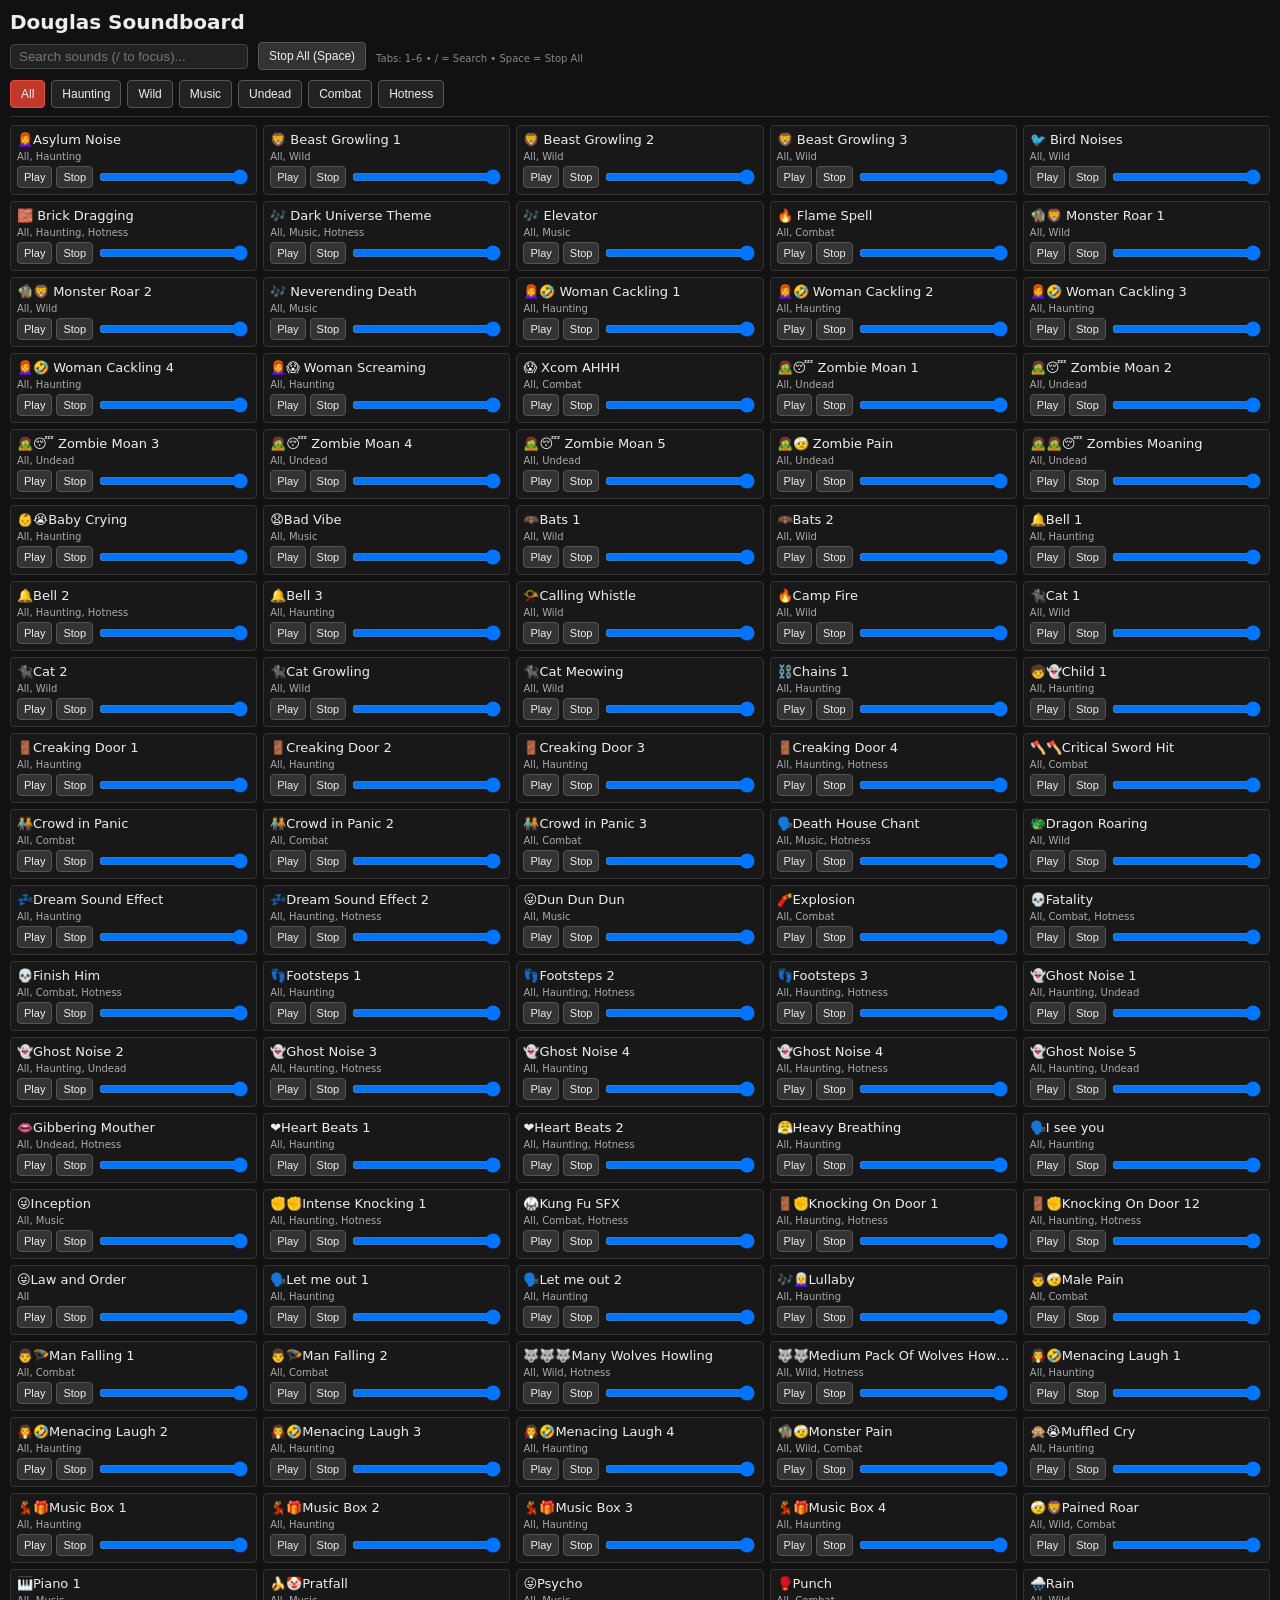
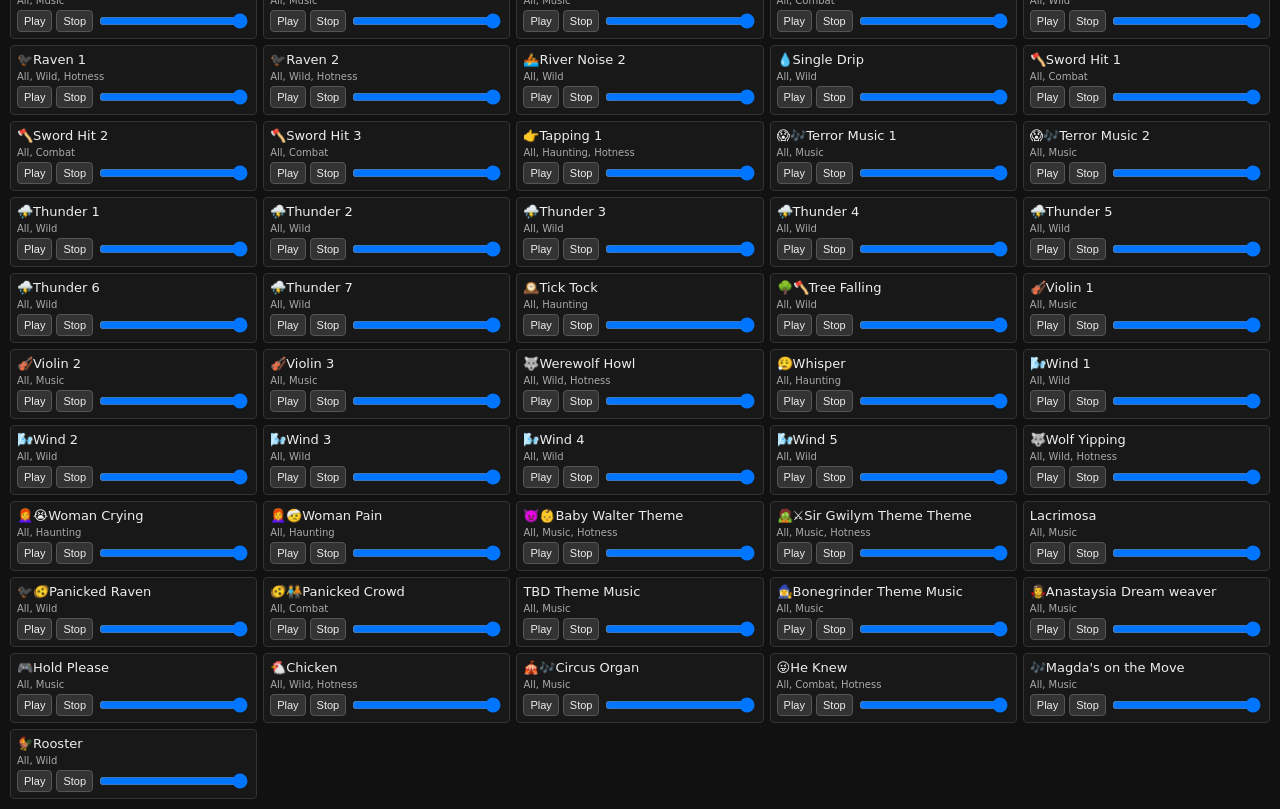
<file: index.html>
<!DOCTYPE html>
<html lang="en">
<head>
  <meta charset="UTF-8" />
  <title>Douglas Soundboard</title>
  <style>
    body {
      background: #111;
      color: #eee;
      font-family: system-ui, -apple-system, BlinkMacSystemFont, "Segoe UI", sans-serif;
      margin: 10px;
    }

    h1 {
      margin: 0 0 8px 0;
      font-size: 20px;
    }

    .top-bar {
      display: flex;
      align-items: center;
      gap: 10px;
      margin-bottom: 10px;
      flex-wrap: wrap;
    }

    .search-input {
      padding: 4px 8px;
      border-radius: 4px;
      border: 1px solid #444;
      background: #222;
      color: #eee;
      min-width: 220px;
    }

    .button {
      padding: 6px 10px;
      border-radius: 4px;
      border: 1px solid #555;
      background: #333;
      color: #eee;
      cursor: pointer;
      font-size: 12px;
    }

    .button:hover {
      background: #555;
    }

    .tabs {
      display: flex;
      gap: 6px;
      margin-bottom: 8px;
      flex-wrap: wrap;
    }

    .tab-button {
      padding: 6px 10px;
      border-radius: 4px;
      border: 1px solid #555;
      background: #222;
      color: #eee;
      cursor: pointer;
      font-size: 12px;
    }

    .tab-button.active {
      background: #c0392b;
      border-color: #e74c3c;
    }

    .tab-button:hover {
      background: #444;
    }

    .content {
      border-top: 1px solid #333;
      padding-top: 8px;
    }

    .tab-content {
      display: none;
      gap: 6px;
      grid-template-columns: repeat(auto-fill, minmax(220px, 1fr));
    }

    .tab-content.active {
      display: grid;
    }

    .sound-card {
      background: #181818;
      border: 1px solid #333;
      border-radius: 4px;
      padding: 6px;
      display: flex;
      flex-direction: column;
      gap: 4px;
    }

    .sound-title {
      font-size: 13px;
      white-space: nowrap;
      overflow: hidden;
      text-overflow: ellipsis;
    }

    .sound-groups {
      font-size: 10px;
      color: #aaa;
    }

    .sound-controls {
      display: flex;
      align-items: center;
      gap: 4px;
    }

    .sound-controls .button {
      padding: 4px 6px;
      font-size: 11px;
    }

    .volume-slider {
      flex: 1;
    }

    .hint {
      font-size: 10px;
      color: #888;
      margin-top: 4px;
    }
  </style>
</head>
<body>
  <h1>Douglas Soundboard</h1>

  <div class="top-bar">
    <input id="search" class="search-input" type="text" placeholder="Search sounds (/ to focus)..." />
    <button class="button" onclick="stopAll()">Stop All (Space)</button>
    <span class="hint">Tabs: 1–6 • / = Search • Space = Stop All</span>
  </div>

  <div id="tabs" class="tabs"></div>

  <div class="content" id="content"></div>

  <script>
    // MASTER LIST – from your table
    // Assumes files are in the same folder; prepend a path if needed, e.g. "sounds/Baby Crying.mp3"
    const sounds = [
    	{ file: "Asylum Noise-girls.mp3", title: "👩‍🦰Asylum Noise", groups: ["All", "Haunting"] },
		{ file: "beast-growling-463211.mp3", title: "🦁 Beast Growling 1", groups: ["All", "Wild"] },
		{ file: "guttural-snarl-454250.mp3", title: "🦁 Beast Growling 2", groups: ["All", "Wild"] },
		{ file: "monster-growl-410553.mp3", title: "🦁 Beast Growling 3", groups: ["All", "Wild"] },
		{ file: "New-Forest Birds.wav", title: "🐦 Bird Noises", groups: ["All", "Wild"] },
		{ file: "brick-dragged-across-floor-463198.mp3", title: "🧱 Brick Dragging", groups: ["All", "Haunting", "Hotness"] },
		{ file: "Dark Universe Theme.mp3", title: "🎶 Dark Universe Theme", groups: ["All", "Music", "Hotness"] },
		{ file: "Elevator.mp3", title: "🎶 Elevator", groups: ["All", "Music"] },
		{ file: "elemental-spell-impact-flame-448566.mp3", title: "🔥 Flame Spell", groups: ["All", "Combat"] },
		{ file: "New-Monster Roar.wav", title: "🧌🦁 Monster Roar 1", groups: ["All", "Wild"] },
		{ file: "New-Monstor Roar 2.wav", title: "🧌🦁 Monster Roar 2", groups: ["All", "Wild"] },
		{ file: "Neverending Death.mp3", title: "🎶 Neverending Death", groups: ["All", "Music"] },
		{ file: "New-female Laugh 2.mp3", title: "‍👩‍🦰🤣 Woman Cackling 1", groups: ["All", "Haunting"] },
		{ file: "New-Female Laugh.mp3", title: "‍👩‍🦰🤣 Woman Cackling 2", groups: ["All", "Haunting"] },
		{ file: "evil-girl-laughing-401720.mp3", title: "‍👩‍🦰🤣 Woman Cackling 3", groups: ["All", "Haunting"] },
		{ file: "witch-laugh-401713.mp3", title: "‍👩‍🦰🤣 Woman Cackling 4", groups: ["All", "Haunting"] },
		{ file: "Scream 1.mp3", title: "‍👩‍🦰😱 Woman Screaming", groups: ["All", "Haunting"] },
		{ file: "XCOM AHHH.wav", title: "😱 Xcom AHHH", groups: ["All", "Combat"] },
		{ file: "New Zombie.wav", title: "🧟😴 Zombie Moan 1", groups: ["All", "Undead"] },
		{ file: "New-Zombie.mp3", title: "🧟😴 Zombie Moan 2", groups: ["All", "Undead"] },
		{ file: "free-zombie-moan-sounds-54824.mp3", title: "🧟😴 Zombie Moan 3", groups: ["All", "Undead"] },
		{ file: "vampire-67336.mp3", title: "🧟😴 Zombie Moan 4", groups: ["All", "Undead"] },
		{ file: "zombie-sfx-450450.mp3", title: "🧟😴 Zombie Moan 5", groups: ["All", "Undead"] },
		{ file: "New Zombie Pain.wav", title: "🧟🤕 Zombie Pain", groups: ["All", "Undead"] },
		{ file: "zombiesmoaningnofx-33905.mp3", title: "🧟🧟😴 Zombies Moaning", groups: ["All", "Undead"] },
		{ file: "Baby Crying.mp3", title: "👶😭Baby Crying", groups: ["All", "Haunting"] },
		{ file: "New-Bad Vibe.mp3", title: "😧Bad Vibe", groups: ["All", "Music"] },
		{ file: "Bats 1.mp3", title: "🦇Bats 1", groups: ["All", "Wild"] },
		{ file: "Bats 2.mp3", title: "🦇Bats 2", groups: ["All", "Wild"] },
		{ file: "Bell 1.mp3", title: "🔔Bell 1", groups: ["All", "Haunting"] },
		{ file: "New-Bell.mp3", title: "🔔Bell 2", groups: ["All", "Haunting", "Hotness"] },
		{ file: "New-Church Bell.wav", title: "🔔Bell 3", groups: ["All", "Haunting"] },
    	{ file: "Calling Whistle.mp3", title: "📯Calling Whistle", groups: ["All", "Wild"] },
		{ file: "New-Campfire.mp3", title: "🔥Camp Fire", groups: ["All", "Wild"] },
		{ file: "Cat 1.mp3", title: "🐈‍⬛Cat 1", groups: ["All", "Wild"] },
		{ file: "meow-sfx-405456.mp3", title: "🐈‍⬛Cat 2", groups: ["All", "Wild"] },
		{ file: "New-Cast Growling.mp3", title: "🐈‍⬛Cat Growling", groups: ["All", "Wild"] },
		{ file: "New-Cat Meow.mp3", title: "🐈‍⬛Cat Meowing", groups: ["All", "Wild"] },
		{ file: "Chains 1.mp3", title: "⛓️Chains 1", groups: ["All", "Haunting"] },
		{ file: "Child 1.mp3", title: "🧒👻Child 1", groups: ["All", "Haunting"] },
		{ file: "Creaking Door Spooky 1.mp3", title: "🚪Creaking Door  1", groups: ["All", "Haunting"] },
		{ file: "Creaking Door Spooky 2.mp3", title: "🚪Creaking Door 2", groups: ["All", "Haunting"] },
		{ file: "Creaking Door Spooky 3.mp3", title: "🚪Creaking Door 3", groups: ["All", "Haunting"] },
		{ file: "Old Door Creaking.mp3", title: "🚪Creaking Door 4", groups: ["All", "Haunting", "Hotness"] },
		{ file: "New-Sword Critical Hit.wav", title: "🪓🪓Critical Sword Hit", groups: ["All", "Combat"] },
    	{ file: "Crowd-in-panic.mp3", title: "🧑‍🤝‍🧑Crowd in Panic", groups: ["All", "Combat"] },
    	{ file: "crowd-panic-fear.mp3", title: "🧑‍🤝‍🧑Crowd in Panic 2", groups: ["All", "Combat"] },
    	{ file: "crowd panic.mp3", title: "🧑‍🤝‍🧑Crowd in Panic 3", groups: ["All", "Combat"] },
    	{ file: "He is ancient He is the land.mp3", title: "🗣️Death House Chant", groups: ["All", "Music", "Hotness"] },
		{ file: "Dragon Roaring.mp3", title: "🐲Dragon Roaring", groups: ["All", "Wild"] },
    	{ file: "dream-sound-effect.mp3", title: "💤Dream Sound Effect", groups: ["All", "Haunting"] },
    	{ file: "dream-sound-effect-downscaled.mp3", title: "💤Dream Sound Effect 2", groups: ["All", "Haunting", "Hotness"] },
		{ file: "Dun Dun Dun.mp3", title: "😜Dun Dun Dun", groups: ["All", "Music"] },
		{ file: "New-Explosion.wav", title: "🧨Explosion", groups: ["All", "Combat"] },
    	{ file: "Fatality.mp3", title: "💀Fatality", groups: ["All", "Combat", "Hotness"] },
    	{ file: "mortal_kombat_2_finish_him.mp3", title: "💀Finish Him", groups: ["All", "Combat", "Hotness"] },
		{ file: "Footsteps.mp3", title: "👣Footsteps 1", groups: ["All", "Haunting"] },
		{ file: "New Foot steps.mp3", title: "👣Footsteps 2", groups: ["All", "Haunting", "Hotness"] },
		{ file: "New Foot steps 2.mp3", title: "👣Footsteps 3", groups: ["All", "Haunting", "Hotness"] },
		{ file: "Ghost Noise 1.mp3", title: "👻Ghost Noise 1", groups: ["All", "Haunting", "Undead"] },
		{ file: "Ghost Noise 2.mp3", title: "👻Ghost Noise 2", groups: ["All", "Haunting", "Undead"] },
		{ file: "New-Ghost.mp3", title: "👻Ghost Noise 3", groups: ["All", "Haunting", "Hotness"] },
		{ file: "New_Ghost 2.mp3", title: "👻Ghost Noise 4", groups: ["All", "Haunting"] },
		{ file: "New_Ghost 2.mp3", title: "👻Ghost Noise 4", groups: ["All", "Haunting", "Hotness"] },
		{ file: "ghostly-moaning-256453.mp3", title: "👻Ghost Noise 5", groups: ["All", "Haunting", "Undead"] },
		{ file: "gibbering-mouther-shriek-98620.mp3", title: "👄Gibbering Mouther", groups: ["All", "Undead", "Hotness"] },
		{ file: "Heart Beats.mp3", title: "❤️Heart Beats 1", groups: ["All", "Haunting"] },
		{ file: "New-Heartbeat.mp3", title: "❤️Heart Beats 2", groups: ["All", "Haunting", "Hotness"] },
		{ file: "New-Breathing.mp3", title: "😤Heavy Breathing", groups: ["All", "Haunting"] },
		{ file: "i-see-you-creepy-ghost-whisper-401711.mp3", title: "🗣️I see you", groups: ["All", "Haunting"] },
		{ file: "Inception.mp3", title: "😜Inception", groups: ["All", "Music"] },
		{ file: "Intense Knocking 1.mp3", title: "✊✊Intense Knocking 1", groups: ["All", "Haunting", "Hotness"] },
    	{ file: "kungfu4.mp3", title: "🥋Kung Fu SFX", groups: ["All", "Combat", "Hotness"] },
		{ file: "Knocking On Door 1.mp3", title: "🚪✊Knocking On Door 1", groups: ["All", "Haunting", "Hotness"] },
		{ file: "Knocking On Door 2.mp3", title: "🚪✊Knocking On Door 12", groups: ["All", "Haunting", "Hotness"] },
		{ file: "Law and Order.mp3", title: "😜Law and Order", groups: ["All"] },
		{ file: "let-me-out-1-85865.mp3", title: "🗣️Let me out 1", groups: ["All", "Haunting"] },
		{ file: "let-me-out.mp3", title: "🗣️Let me out 2", groups: ["All", "Haunting"] },
		{ file: "strange-lullaby-28691.mp3", title: "🎶👩‍🦳Lullaby", groups: ["All", "Haunting"] },
		{ file: "New-Male Pain.wav", title: "👨🤕Male Pain", groups: ["All", "Combat"] },
		{ file: "New-Man Falling 2.mp3", title: "👨🪂Man Falling 1", groups: ["All", "Combat"] },
		{ file: "New-Man Falling.mp3", title: "👨🪂Man Falling 2", groups: ["All", "Combat"] },
		{ file: "Many Wolves Howling.mp3", title: "🐺🐺🐺Many Wolves Howling", groups: ["All", "Wild", "Hotness"] },
		{ file: "Medium Pack Of Wolves Howling.mp3", title: "🐺🐺Medium Pack Of Wolves Howling", groups: ["All", "Wild", "Hotness"] },
		{ file: "New-Laugh 2.mp3", title: "🧛🤣Menacing Laugh 1", groups: ["All", "Haunting"] },
		{ file: "New-Laugh.mp3", title: "🧛🤣Menacing Laugh 2", groups: ["All", "Haunting"] },
		{ file: "sinister-laugh-431478.mp3", title: "🧛🤣Menacing Laugh 3", groups: ["All", "Haunting"] },
		{ file: "wicked-evil-laugh-431489.mp3", title: "🧛🤣Menacing Laugh 4", groups: ["All", "Haunting"] },
		{ file: "New-Creature Pain.wav", title: "🧌🤕Monster Pain", groups: ["All", "Wild", "Combat"] },
		{ file: "New-Muffled Cry.mp3", title: "🙊😭Muffled Cry", groups: ["All", "Haunting"] },
		{ file: "New-Music Box 2.mp3", title: "💃🎁Music Box 1", groups: ["All", "Haunting"] },
		{ file: "New-Music Box 3.mp3", title: "💃🎁Music Box 2", groups: ["All", "Haunting"] },
		{ file: "New-Music Box.mp3", title: "💃🎁Music Box 3", groups: ["All", "Haunting"] },
		{ file: "scary-music-box-untuned-427401.mp3", title: "💃🎁Music Box 4", groups: ["All", "Haunting"] },
		{ file: "New-Pained Roar.wav", title: "🤕🦁Pained Roar", groups: ["All", "Wild", "Combat"] },
		{ file: "Piano 1.mp3", title: "🎹Piano 1", groups: ["All", "Music"] },
		{ file: "New-Pratfall.wav", title: "🍌🤡Pratfall", groups: ["All", "Music"] },
		{ file: "Psycho.mp3", title: "😜Psycho", groups: ["All", "Music"] },
		{ file: "New-Punch.wav", title: "🥊Punch", groups: ["All", "Combat"] },
		{ file: "New-Rain.wav", title: "🌧️Rain", groups: ["All", "Wild"] },
		{ file: "Raven 1.mp3", title: "🐦‍⬛Raven 1", groups: ["All", "Wild", "Hotness"] },
		{ file: "Raven 2.mp3", title: "🐦‍⬛Raven 2", groups: ["All", "Wild", "Hotness"] },
		{ file: "New-River.wav", title: "🚣River Noise 2", groups: ["All", "Wild"] },
		{ file: "New-Wet Plop.wav", title: "💧Single Drip", groups: ["All", "Wild"] },
		{ file: "New-Sword Hit 2.mp3", title: "🪓Sword Hit 1", groups: ["All", "Combat"] },
		{ file: "New-Sword Hit.wav", title: "🪓Sword Hit 2", groups: ["All", "Combat"] },
		{ file: "New-Flesh.mp3", title: "🪓Sword Hit 3", groups: ["All", "Combat"] },
		{ file: "Tapping 1.mp3", title: "👉Tapping 1", groups: ["All", "Haunting", "Hotness"] },
		{ file: "New-Terror.wav", title: "😱🎶Terror Music 1", groups: ["All", "Music"] },
		{ file: "New-Transition 2.wav", title: "😱🎶Terror Music 2", groups: ["All", "Music"] },
		{ file: "Thunder 1.mp3", title: "⛈️Thunder 1", groups: ["All", "Wild"] },
		{ file: "Thunder 2.mp3", title: "⛈️Thunder 2", groups: ["All", "Wild"] },
		{ file: "Thunder 3.mp3", title: "⛈️Thunder 3", groups: ["All", "Wild"] },
		{ file: "Thunder 4.mp3", title: "⛈️Thunder 4", groups: ["All", "Wild"] },
		{ file: "Thunder 5.mp3", title: "⛈️Thunder 5", groups: ["All", "Wild"] },
		{ file: "Thunder 6.mp3", title: "⛈️Thunder 6", groups: ["All", "Wild"] },
		{ file: "dry-thunder-rumble-459101.mp3", title: "⛈️Thunder 7", groups: ["All", "Wild"] },
		{ file: "New-Tick Tock.wav", title: "🕰️Tick Tock", groups: ["All", "Haunting"] },
		{ file: "New-Tree Falling.mp3", title: "🌳🪓Tree Falling", groups: ["All", "Wild"] },
		{ file: "Violin 1.mp3", title: "🎻Violin 1", groups: ["All", "Music"] },
		{ file: "Violin 2.mp3", title: "🎻Violin 2", groups: ["All", "Music"] },
		{ file: "Violin 3.mp3", title: "🎻Violin 3", groups: ["All", "Music"] },
		{ file: "Werewolf Howl.mp3", title: "🐺Werewolf Howl", groups: ["All", "Wild", "Hotness"] },
		{ file: "New-Whisper.mp3", title: "😮‍💨Whisper", groups: ["All", "Haunting"] },
		{ file: "Wind 1.mp3", title: "🌬️Wind 1", groups: ["All", "Wild"] },
		{ file: "New-Wind.mp3", title: "🌬️Wind 2", groups: ["All", "Wild"] },
		{ file: "cemetery-wind-467488.mp3", title: "🌬️Wind 3", groups: ["All", "Wild"] },
		{ file: "spooky-wind-429221.mp3", title: "🌬️Wind 4", groups: ["All", "Wild"] },
		{ file: "winter-landscape-447500.mp3", title: "🌬️Wind 5", groups: ["All", "Wild"] },
		{ file: "Wolf Yipping.mp3", title: "🐺Wolf Yipping", groups: ["All", "Wild", "Hotness"] },
		{ file: "Crying.mp3", title: "👩‍🦰😭Woman Crying", groups: ["All", "Haunting"] },
		{ file: "New-Female Pain.wav", title: "👩‍🦰🤕Woman Pain", groups: ["All", "Haunting"] },
    	{ file: "Baby Walter.mp3", title: "👿👶Baby Walter Theme", groups:["All","Music","Hotness"]},
    	{ file: "GUARDIANS AT THE GATE.mp3", title: "🧟⚔️Sir Gwilym Theme Theme", groups:["All","Music","Hotness"]},
    	{ file: "Lacrimosa.mp3", title: "Lacrimosa", groups:["All","Music"]},
    	{ file: "mish7913-hooded-crow-panic-cawing-217458.mp3", title: "🐦‍⬛🫨Panicked Raven", groups:["All","Wild"]},
    	{ file: "time-traveling-city-crowd-panic-scream-1-390796.mp3", title: "🫨🧑‍🤝‍🧑Panicked Crowd", groups:["All","Combat"]},
    	{ file: "Two Steps from Hell.mp3", title: "TBD Theme Music", groups:["All","Music"]},
		{ file: "Bongrinder.mp3", title: "🧙‍♀️Bonegrinder Theme Music", groups:["All","Music"]},
		{ file: "Dreamweaver.mp3", title: "🧛‍♀️Anastaysia Dream weaver", groups:["All","Music"]},
		{ file: "WII MII Hold Music.mp3", title: "🎮Hold Please", groups:["All","Music"]},
		{ file: "Chicken.mp3", title: "🐔Chicken", groups: ["All", "Wild", "Hotness"] },
		{ file: "Circus Organ.mp3", title: "🎪🎶Circus Organ", groups: ["All", "Music"] },
		{ file: "It-was-at-this-moment-that-he-knew-he-f_cked-up.mp3", title: "😜He Knew", groups: ["All", "Combat", "Hotness"] },
		{ file: "Magda's on the move.mp3", title: "🎶Magda's on the Move", groups: ["All", "Music"] },
		{ file: "Rooster.mp3", title: "🐓Rooster", groups: ["All", "Wild"] }
    ];

    const GROUP_ORDER = ["All", "Haunting", "Wild", "Music", "Undead", "Combat", "Hotness"];

    const audioState = new Map(); // key: index, value: { audio, volume }

    function getOrCreateAudio(index) {
      let state = audioState.get(index);
      if (!state) {
        const audio = new Audio(sounds[index].file);
        audio.volume = 1;
        state = { audio, volume: 1 };
        audioState.set(index, state);
      }
      return state;
    }

    function playSound(index) {
      const state = getOrCreateAudio(index);
      state.audio.currentTime = 0;
      state.audio.play();
    }

    function stopSound(index) {
      const state = audioState.get(index);
      if (state) {
        state.audio.pause();
        state.audio.currentTime = 0;
      }
    }

    function setVolume(index, value) {
      const state = getOrCreateAudio(index);
      state.volume = value;
      state.audio.volume = value;
    }

    function stopAll() {
      audioState.forEach(state => {
        state.audio.pause();
        state.audio.currentTime = 0;
      });
    }

    function buildUI() {
      const tabsDiv = document.getElementById("tabs");
      const contentDiv = document.getElementById("content");

      // Determine which groups actually exist
      const groupsPresent = new Set();
      sounds.forEach(s => s.groups.forEach(g => groupsPresent.add(g)));

      const groups = GROUP_ORDER.filter(g => groupsPresent.has(g));

      // Build tabs
      tabsDiv.innerHTML = groups.map((g, i) =>
        `<button class="tab-button" data-group="${g}" onclick="showTab('${g}')" data-index="${i}">${g}</button>`
      ).join("");

      // Build content per group
      contentDiv.innerHTML = groups.map(g => {
        const groupSounds = sounds
          .map((s, idx) => ({ ...s, idx }))
          .filter(s => s.groups.includes(g));

        const cards = groupSounds.map(s => `
          <div class="sound-card" data-sound-index="${s.idx}">
            <div class="sound-title" title="${s.title}">${s.title}</div>
            <div class="sound-groups">${s.groups.join(", ")}</div>
            <div class="sound-controls">
              <button class="button" onclick="playSound(${s.idx})">Play</button>
              <button class="button" onclick="stopSound(${s.idx})">Stop</button>
              <input class="volume-slider" type="range" min="0" max="1" step="0.01"
                     value="1" oninput="setVolume(${s.idx}, parseFloat(this.value))" />
            </div>
          </div>
        `).join("");

        return `<div class="tab-content" id="tab-${g}">${cards}</div>`;
      }).join("");

      if (groups.length > 0) {
        showTab(groups[0]);
      }
    }

    function showTab(group) {
      const allTabs = document.querySelectorAll(".tab-button");
      const allContents = document.querySelectorAll(".tab-content");

      allTabs.forEach(btn => {
        btn.classList.toggle("active", btn.getAttribute("data-group") === group);
      });

      allContents.forEach(div => {
        div.classList.toggle("active", div.id === `tab-${group}`);
      });

      currentTab = group;
    }

    let currentTab = null;

    function applySearch() {
      const query = document.getElementById("search").value.trim().toLowerCase();

      const allCards = document.querySelectorAll(".sound-card");
      if (!query) {
        // Show all cards in the active tab
        allCards.forEach(card => {
          card.style.display = "";
        });
        return;
      }

      allCards.forEach(card => {
        const idx = parseInt(card.getAttribute("data-sound-index"), 10);
        const s = sounds[idx];
        const haystack = (s.title + " " + s.file + " " + s.groups.join(" ")).toLowerCase();
        card.style.display = haystack.includes(query) ? "" : "none";
      });
    }

    // Keyboard shortcuts
    document.addEventListener("keydown", (e) => {
      const activeElement = document.activeElement;
      const isTyping = activeElement && (activeElement.tagName === "INPUT" || activeElement.tagName === "TEXTAREA");

      if (e.key === "/" && !isTyping) {
        e.preventDefault();
        document.getElementById("search").focus();
        document.getElementById("search").select();
        return;
      }

      if (e.code === "Space" && !isTyping) {
        e.preventDefault();
        stopAll();
        return;
      }

      // 1–6 for tabs
      if (!isTyping && e.key >= "1" && e.key <= "6") {
        const index = parseInt(e.key, 10) - 1;
        const tabs = document.querySelectorAll(".tab-button");
        if (tabs[index]) {
          const group = tabs[index].getAttribute("data-group");
          showTab(group);
        }
      }
    });

    document.getElementById("search").addEventListener("input", applySearch);

    window.onload = buildUI;
  </script>
</body>
</html>
</file>
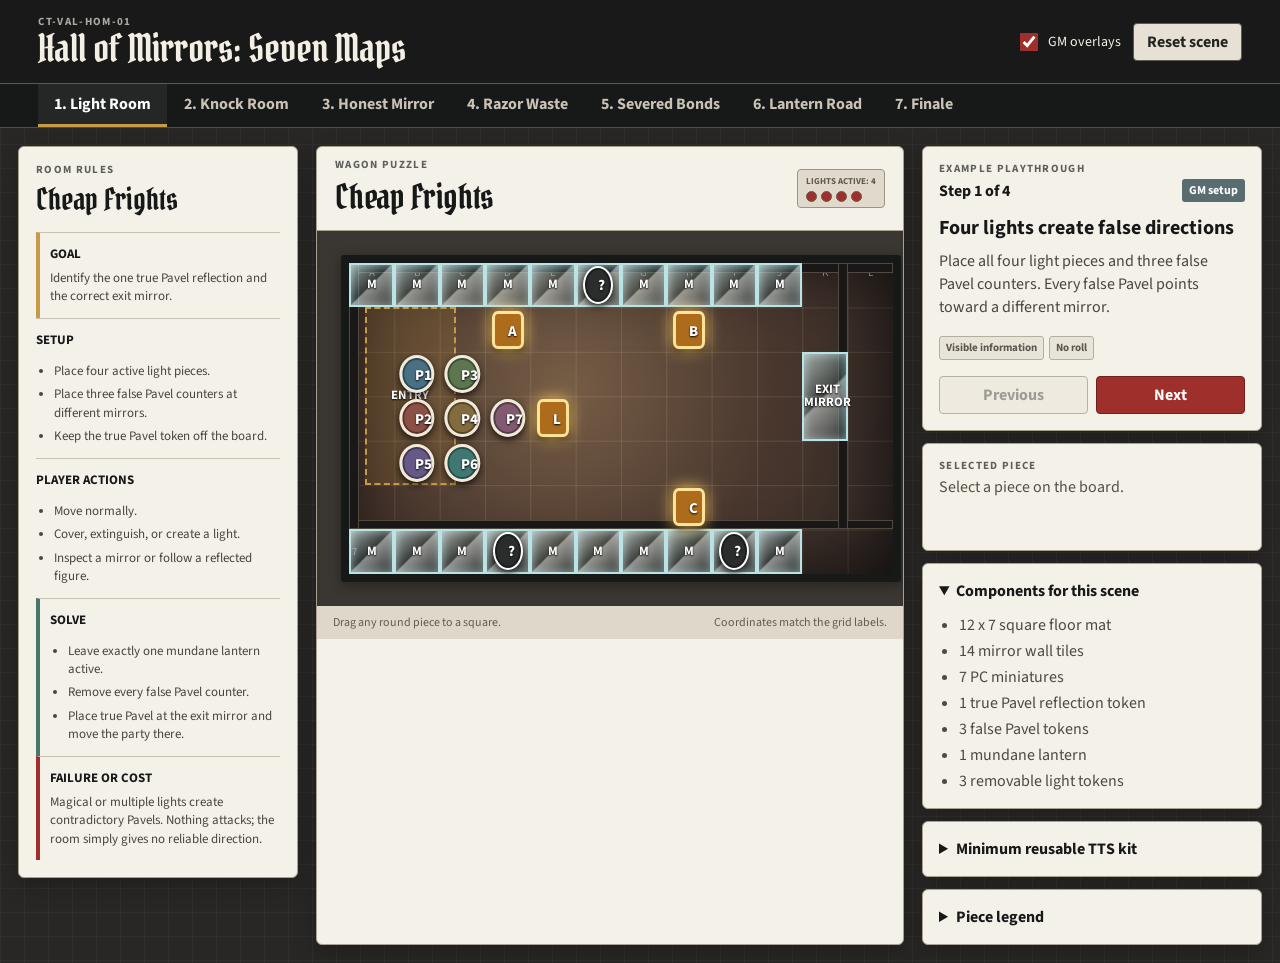
<file: hall-of-mirrors-six-maps/index.html>
<!doctype html>
<html lang="en">
<head>
  <meta charset="utf-8">
  <meta name="viewport" content="width=device-width, initial-scale=1">
  <title>Hall of Mirrors: Seven Map Layouts</title>
  <link rel="stylesheet" href="styles.css">
</head>
<body>
  <header class="topbar">
    <div>
      <p class="eyebrow">CT-VAL-HOM-01</p>
      <h1>Hall of Mirrors: Seven Maps</h1>
    </div>
    <div class="top-actions">
      <label class="switch"><input id="gmOverlay" type="checkbox" checked><span>GM overlays</span></label>
      <button id="resetScene" type="button">Reset scene</button>
    </div>
  </header>

  <nav id="sceneTabs" class="scene-tabs" aria-label="Puzzle scenes"></nav>

  <main class="workspace">
    <aside class="rules-panel" aria-label="Rules for current room">
      <p class="eyebrow">Room rules</p>
      <h2 id="rulesTitle">Rules</h2>
      <section class="rule-block goal-block">
        <h3>Goal</h3>
        <p id="ruleGoal"></p>
      </section>
      <section class="rule-block">
        <h3>Setup</h3>
        <ul id="ruleSetup"></ul>
      </section>
      <section class="rule-block">
        <h3>Player actions</h3>
        <ul id="ruleActions"></ul>
      </section>
      <section class="rule-block solve-block">
        <h3>Solve</h3>
        <ul id="ruleSolve"></ul>
      </section>
      <section class="rule-block cost-block">
        <h3>Failure or cost</h3>
        <p id="ruleFailure"></p>
      </section>
    </aside>

    <section class="table-panel" aria-label="Tabletop board">
      <div class="board-header">
        <div>
          <p id="sceneKind" class="eyebrow"></p>
          <h2 id="sceneTitle"></h2>
        </div>
        <div id="sceneCounters" class="counter-rack"></div>
      </div>
      <div id="boardFrame" class="board-frame">
        <div id="board" class="board" aria-label="Square grid board"></div>
      </div>
      <div class="board-footer">
        <span>Drag any round piece to a square.</span>
        <span>Coordinates match the grid labels.</span>
      </div>
    </section>

    <aside class="control-panel">
      <section class="playthrough-panel">
        <p class="eyebrow">Example playthrough</p>
        <div class="step-heading">
          <strong id="stepNumber"></strong>
          <span id="stepActor" class="actor-chip"></span>
        </div>
        <h3 id="stepTitle"></h3>
        <p id="stepInstruction"></p>
        <div id="mechanicTags" class="mechanic-tags"></div>
        <div class="step-controls">
          <button id="previousStep" type="button">Previous</button>
          <button id="nextStep" class="primary" type="button">Next</button>
        </div>
      </section>

      <section class="piece-panel">
        <p class="eyebrow">Selected piece</p>
        <div id="pieceInspector" class="piece-inspector">Select a piece on the board.</div>
      </section>

      <details id="referencePanel" class="reference-panel" open hidden>
        <summary>Visual references</summary>
        <div id="referenceGallery" class="reference-gallery"></div>
      </details>

      <details class="manifest-panel" open>
        <summary>Components for this scene</summary>
        <ul id="componentManifest"></ul>
      </details>

      <details class="kit-panel">
        <summary>Minimum reusable TTS kit</summary>
        <ul>
          <li>1 reversible board: 12 x 7 wagon / 14 x 10 black-glass grid</li>
          <li>20 mirror tiles, including 6 freestanding terminal mirrors</li>
          <li>1 answering mirror/portal: 2 x 4 squares</li>
          <li>7 PC minis on 0.8-square round bases</li>
          <li>Pavel, Ilona reflection shard, and Unreflected pieces</li>
          <li>Lantern Wraith on a 1-square round base</li>
          <li>3 Fearless minis with Pain, Loss, and Conscience state cards</li>
          <li>4 light pieces, including one mundane lantern</li>
          <li>1 fear extractor with three removable shutters</li>
          <li>21 owner-marked fear pieces: 7 each red, blue, and white</li>
          <li>1 fissure strip, 2 hazard fields, and 6 footprint markers</li>
          <li>4 mirror islands, 3 cracked bridges, and 4 captive mirrors</li>
          <li>3 reversible Lantern Road choice stations and 3 victim pieces</li>
          <li>4 knock counters</li>
          <li>1 four-step Unreflected clock, 3 Open Door counters, 3 Pursuit Delay counters, and 1 round marker</li>
        </ul>
      </details>

      <details class="legend-panel">
        <summary>Piece legend</summary>
        <div class="legend-grid">
          <span><i class="legend-dot pc"></i>PC miniature</span>
          <span><i class="legend-dot npc"></i>NPC miniature</span>
          <span><i class="legend-dot enemy"></i>Enemy miniature</span>
          <span><i class="legend-dot object"></i>Object token</span>
          <span><i class="legend-square mirror"></i>Mirror tile</span>
          <span><i class="legend-square zone"></i>Objective zone</span>
        </div>
      </details>
    </aside>
  </main>

  <script src="app.js"></script>
</body>
</html>
</file>
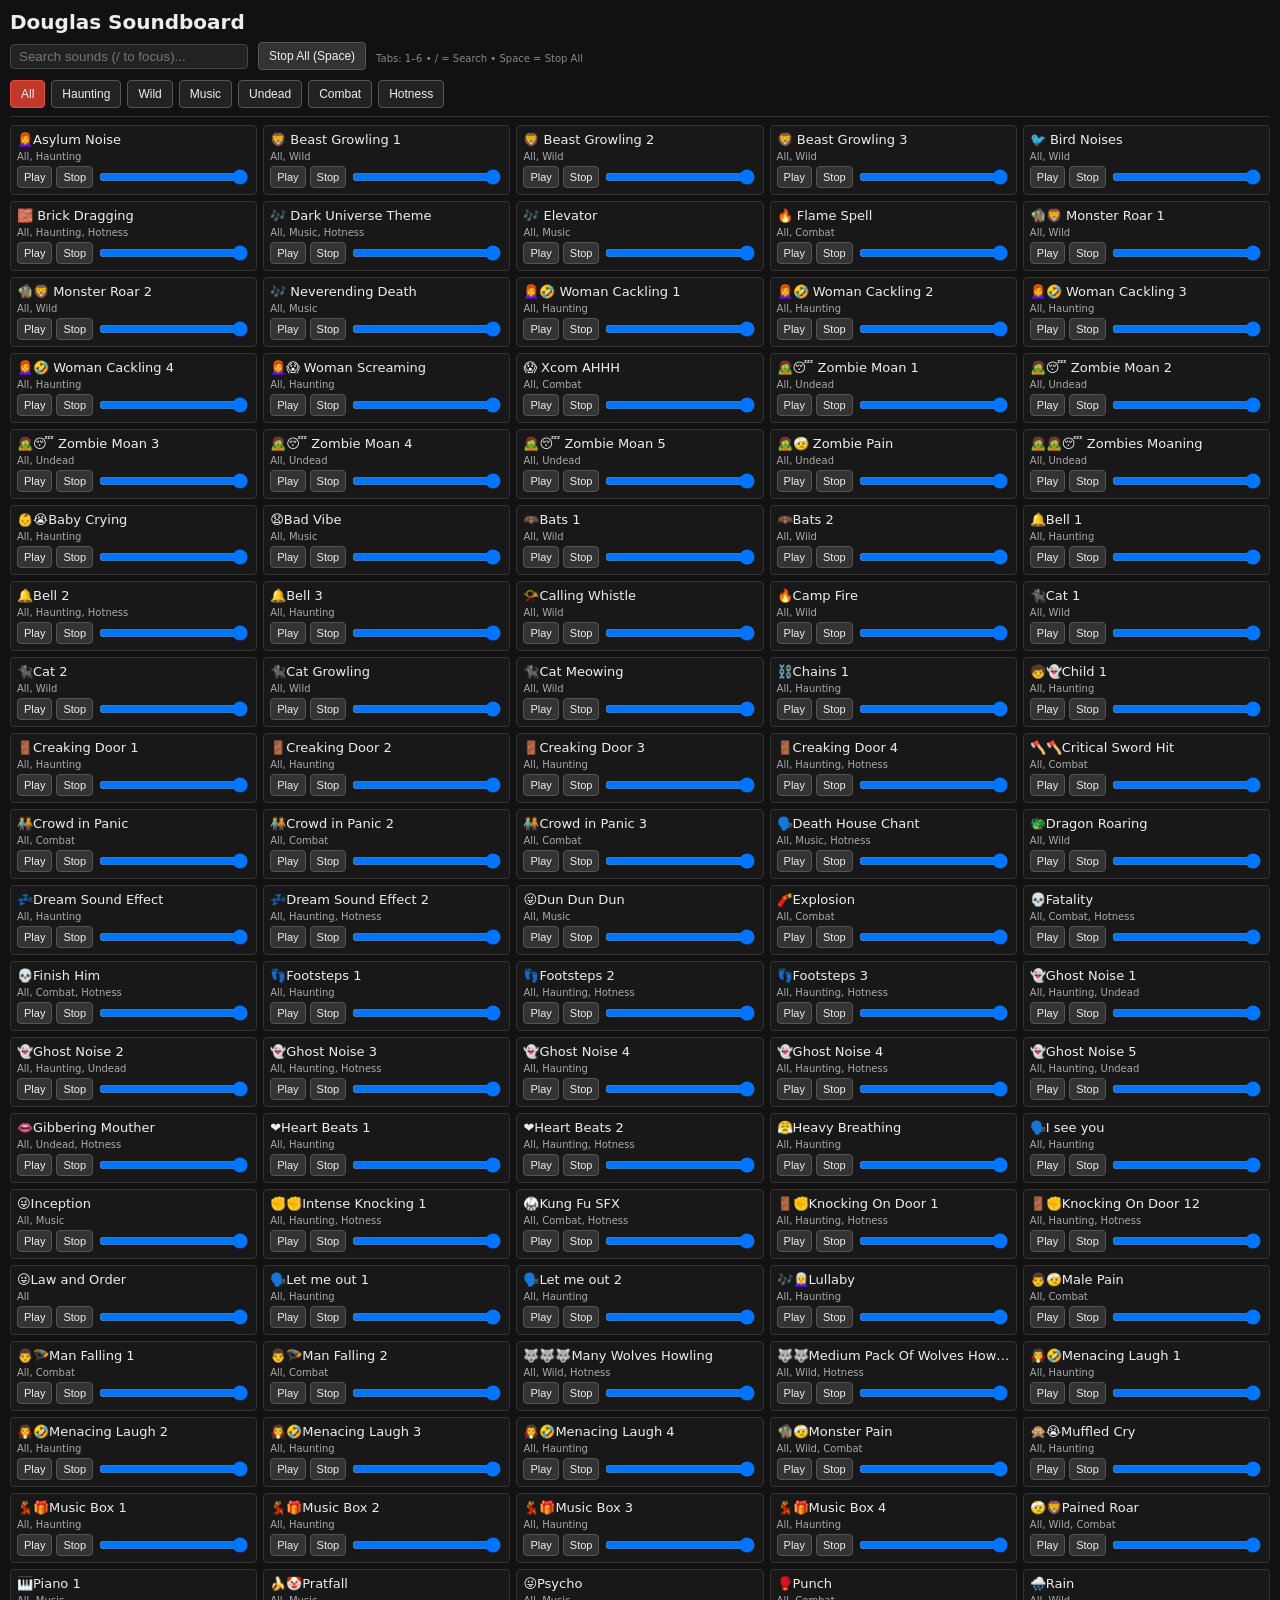
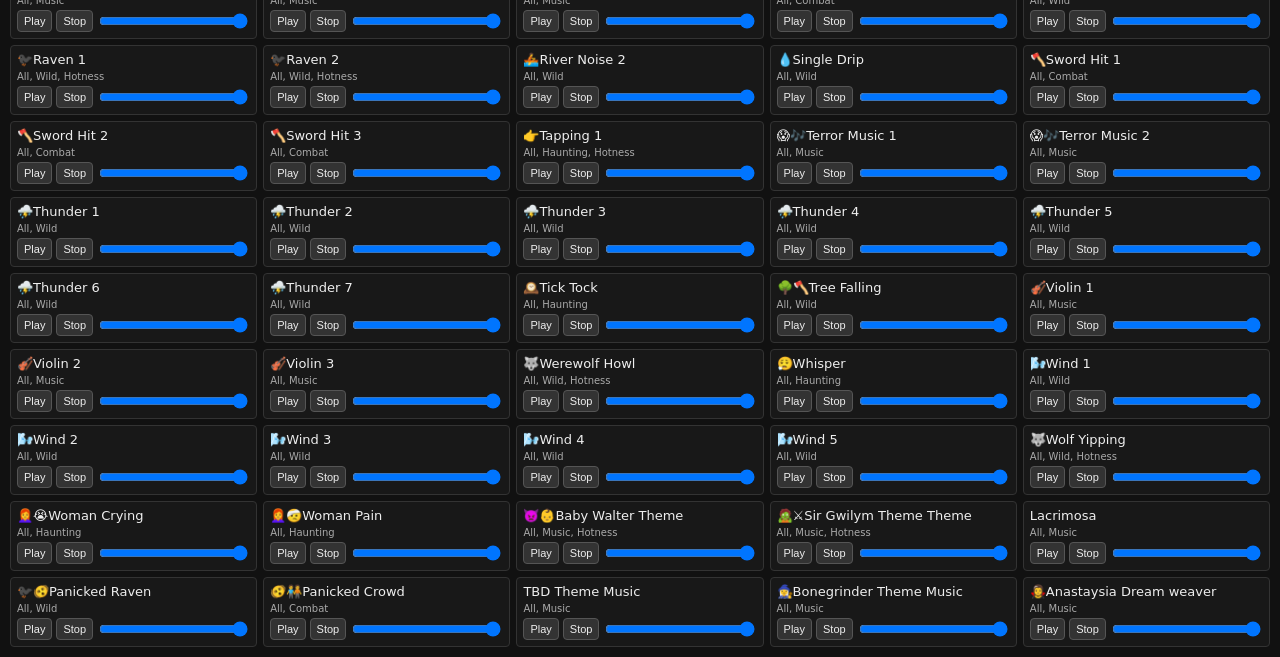
<file: Soundboard 2.html>
<!DOCTYPE html>
<html lang="en">
<head>
  <meta charset="UTF-8" />
  <title>Douglas Soundboard</title>
  <style>
    body {
      background: #111;
      color: #eee;
      font-family: system-ui, -apple-system, BlinkMacSystemFont, "Segoe UI", sans-serif;
      margin: 10px;
    }

    h1 {
      margin: 0 0 8px 0;
      font-size: 20px;
    }

    .top-bar {
      display: flex;
      align-items: center;
      gap: 10px;
      margin-bottom: 10px;
      flex-wrap: wrap;
    }

    .search-input {
      padding: 4px 8px;
      border-radius: 4px;
      border: 1px solid #444;
      background: #222;
      color: #eee;
      min-width: 220px;
    }

    .button {
      padding: 6px 10px;
      border-radius: 4px;
      border: 1px solid #555;
      background: #333;
      color: #eee;
      cursor: pointer;
      font-size: 12px;
    }

    .button:hover {
      background: #555;
    }

    .tabs {
      display: flex;
      gap: 6px;
      margin-bottom: 8px;
      flex-wrap: wrap;
    }

    .tab-button {
      padding: 6px 10px;
      border-radius: 4px;
      border: 1px solid #555;
      background: #222;
      color: #eee;
      cursor: pointer;
      font-size: 12px;
    }

    .tab-button.active {
      background: #c0392b;
      border-color: #e74c3c;
    }

    .tab-button:hover {
      background: #444;
    }

    .content {
      border-top: 1px solid #333;
      padding-top: 8px;
    }

    .tab-content {
      display: none;
      gap: 6px;
      grid-template-columns: repeat(auto-fill, minmax(220px, 1fr));
    }

    .tab-content.active {
      display: grid;
    }

    .sound-card {
      background: #181818;
      border: 1px solid #333;
      border-radius: 4px;
      padding: 6px;
      display: flex;
      flex-direction: column;
      gap: 4px;
    }

    .sound-title {
      font-size: 13px;
      white-space: nowrap;
      overflow: hidden;
      text-overflow: ellipsis;
    }

    .sound-groups {
      font-size: 10px;
      color: #aaa;
    }

    .sound-controls {
      display: flex;
      align-items: center;
      gap: 4px;
    }

    .sound-controls .button {
      padding: 4px 6px;
      font-size: 11px;
    }

    .volume-slider {
      flex: 1;
    }

    .hint {
      font-size: 10px;
      color: #888;
      margin-top: 4px;
    }
  </style>
</head>
<body>
  <h1>Douglas Soundboard</h1>

  <div class="top-bar">
    <input id="search" class="search-input" type="text" placeholder="Search sounds (/ to focus)..." />
    <button class="button" onclick="stopAll()">Stop All (Space)</button>
    <span class="hint">Tabs: 1–6 • / = Search • Space = Stop All</span>
  </div>

  <div id="tabs" class="tabs"></div>

  <div class="content" id="content"></div>
  <!-- rebuild -->
  <script>
    // MASTER LIST – from your table
    // Assumes files are in the same folder; prepend a path if needed, e.g. "sounds/Baby Crying.mp3"
    const sounds = [
    { file: "Asylum Noise-girls.mp3", title: "👩‍🦰Asylum Noise", groups: ["All", "Haunting"] },
		{ file: "beast-growling-463211.mp3", title: "🦁 Beast Growling 1", groups: ["All", "Wild"] },
		{ file: "guttural-snarl-454250.mp3", title: "🦁 Beast Growling 2", groups: ["All", "Wild"] },
		{ file: "monster-growl-410553.mp3", title: "🦁 Beast Growling 3", groups: ["All", "Wild"] },
		{ file: "New-Forest Birds.wav", title: "🐦 Bird Noises", groups: ["All", "Wild"] },
		{ file: "brick-dragged-across-floor-463198.mp3", title: "🧱 Brick Dragging", groups: ["All", "Haunting", "Hotness"] },
		{ file: "Dark Universe Theme.mp3", title: "🎶 Dark Universe Theme", groups: ["All", "Music", "Hotness"] },
		{ file: "Elevator.mp3", title: "🎶 Elevator", groups: ["All", "Music"] },
		{ file: "elemental-spell-impact-flame-448566.mp3", title: "🔥 Flame Spell", groups: ["All", "Combat"] },
		{ file: "New-Monster Roar.wav", title: "🧌🦁 Monster Roar 1", groups: ["All", "Wild"] },
		{ file: "New-Monstor Roar 2.wav", title: "🧌🦁 Monster Roar 2", groups: ["All", "Wild"] },
		{ file: "Neverending Death.mp3", title: "🎶 Neverending Death", groups: ["All", "Music"] },
		{ file: "New-female Laugh 2.mp3", title: "‍👩‍🦰🤣 Woman Cackling 1", groups: ["All", "Haunting"] },
		{ file: "New-Female Laugh.mp3", title: "‍👩‍🦰🤣 Woman Cackling 2", groups: ["All", "Haunting"] },
		{ file: "evil-girl-laughing-401720.mp3", title: "‍👩‍🦰🤣 Woman Cackling 3", groups: ["All", "Haunting"] },
		{ file: "witch-laugh-401713.mp3", title: "‍👩‍🦰🤣 Woman Cackling 4", groups: ["All", "Haunting"] },
		{ file: "Scream 1.mp3", title: "‍👩‍🦰😱 Woman Screaming", groups: ["All", "Haunting"] },
		{ file: "XCOM AHHH.wav", title: "😱 Xcom AHHH", groups: ["All", "Combat"] },
		{ file: "New Zombie.wav", title: "🧟😴 Zombie Moan 1", groups: ["All", "Undead"] },
		{ file: "New-Zombie.mp3", title: "🧟😴 Zombie Moan 2", groups: ["All", "Undead"] },
		{ file: "free-zombie-moan-sounds-54824.mp3", title: "🧟😴 Zombie Moan 3", groups: ["All", "Undead"] },
		{ file: "vampire-67336.mp3", title: "🧟😴 Zombie Moan 4", groups: ["All", "Undead"] },
		{ file: "zombie-sfx-450450.mp3", title: "🧟😴 Zombie Moan 5", groups: ["All", "Undead"] },
		{ file: "New Zombie Pain.wav", title: "🧟🤕 Zombie Pain", groups: ["All", "Undead"] },
		{ file: "zombiesmoaningnofx-33905.mp3", title: "🧟🧟😴 Zombies Moaning", groups: ["All", "Undead"] },
		{ file: "Baby Crying.mp3", title: "👶😭Baby Crying", groups: ["All", "Haunting"] },
		{ file: "New-Bad Vibe.mp3", title: "😧Bad Vibe", groups: ["All", "Music"] },
		{ file: "Bats 1.mp3", title: "🦇Bats 1", groups: ["All", "Wild"] },
		{ file: "Bats 2.mp3", title: "🦇Bats 2", groups: ["All", "Wild"] },
		{ file: "Bell 1.mp3", title: "🔔Bell 1", groups: ["All", "Haunting"] },
		{ file: "New-Bell.mp3", title: "🔔Bell 2", groups: ["All", "Haunting", "Hotness"] },
		{ file: "New-Church Bell.wav", title: "🔔Bell 3", groups: ["All", "Haunting"] },
    { file: "Calling Whistle.mp3", title: "📯Calling Whistle", groups: ["All", "Wild"] },
		{ file: "New-Campfire.mp3", title: "🔥Camp Fire", groups: ["All", "Wild"] },
		{ file: "Cat 1.mp3", title: "🐈‍⬛Cat 1", groups: ["All", "Wild"] },
		{ file: "meow-sfx-405456.mp3", title: "🐈‍⬛Cat 2", groups: ["All", "Wild"] },
		{ file: "New-Cast Growling.mp3", title: "🐈‍⬛Cat Growling", groups: ["All", "Wild"] },
		{ file: "New-Cat Meow.mp3", title: "🐈‍⬛Cat Meowing", groups: ["All", "Wild"] },
		{ file: "Chains 1.mp3", title: "⛓️Chains 1", groups: ["All", "Haunting"] },
		{ file: "Child 1.mp3", title: "🧒👻Child 1", groups: ["All", "Haunting"] },
		{ file: "Creaking Door Spooky 1.mp3", title: "🚪Creaking Door  1", groups: ["All", "Haunting"] },
		{ file: "Creaking Door Spooky 2.mp3", title: "🚪Creaking Door 2", groups: ["All", "Haunting"] },
		{ file: "Creaking Door Spooky 3.mp3", title: "🚪Creaking Door 3", groups: ["All", "Haunting"] },
		{ file: "Old Door Creaking.mp3", title: "🚪Creaking Door 4", groups: ["All", "Haunting", "Hotness"] },
		{ file: "New-Sword Critical Hit.wav", title: "🪓🪓Critical Sword Hit", groups: ["All", "Combat"] },
    { file: "Crowd-in-panic.mp3", title: "🧑‍🤝‍🧑Crowd in Panic", groups: ["All", "Combat"] },
    { file: "crowd-panic-fear.mp3", title: "🧑‍🤝‍🧑Crowd in Panic 2", groups: ["All", "Combat"] },
    { file: "crowd panic.mp3", title: "🧑‍🤝‍🧑Crowd in Panic 3", groups: ["All", "Combat"] },
    { file: "He is ancient He is the land.mp3", title: "🗣️Death House Chant", groups: ["All", "Music", "Hotness"] },
		{ file: "Dragon Roaring.mp3", title: "🐲Dragon Roaring", groups: ["All", "Wild"] },
    { file: "dream-sound-effect.mp3", title: "💤Dream Sound Effect", groups: ["All", "Haunting"] },
    { file: "dream-sound-effect-downscaled.mp3", title: "💤Dream Sound Effect 2", groups: ["All", "Haunting", "Hotness"] },
		{ file: "Dun Dun Dun.mp3", title: "😜Dun Dun Dun", groups: ["All", "Music"] },
		{ file: "New-Explosion.wav", title: "🧨Explosion", groups: ["All", "Combat"] },
    { file: "Fatality.mp3", title: "💀Fatality", groups: ["All", "Combat", "Hotness"] },
    { file: "mortal_kombat_2_finish_him.mp3", title: "💀Finish Him", groups: ["All", "Combat", "Hotness"] },
		{ file: "Footsteps.mp3", title: "👣Footsteps 1", groups: ["All", "Haunting"] },
		{ file: "New Foot steps.mp3", title: "👣Footsteps 2", groups: ["All", "Haunting", "Hotness"] },
		{ file: "New Foot steps 2.mp3", title: "👣Footsteps 3", groups: ["All", "Haunting", "Hotness"] },
		{ file: "Ghost Noise 1.mp3", title: "👻Ghost Noise 1", groups: ["All", "Haunting", "Undead"] },
		{ file: "Ghost Noise 2.mp3", title: "👻Ghost Noise 2", groups: ["All", "Haunting", "Undead"] },
		{ file: "New-Ghost.mp3", title: "👻Ghost Noise 3", groups: ["All", "Haunting", "Hotness"] },
		{ file: "New_Ghost 2.mp3", title: "👻Ghost Noise 4", groups: ["All", "Haunting"] },
		{ file: "New_Ghost 2.mp3", title: "👻Ghost Noise 4", groups: ["All", "Haunting", "Hotness"] },
		{ file: "ghostly-moaning-256453.mp3", title: "👻Ghost Noise 5", groups: ["All", "Haunting", "Undead"] },
		{ file: "gibbering-mouther-shriek-98620.mp3", title: "👄Gibbering Mouther", groups: ["All", "Undead", "Hotness"] },
		{ file: "Heart Beats.mp3", title: "❤️Heart Beats 1", groups: ["All", "Haunting"] },
		{ file: "New-Heartbeat.mp3", title: "❤️Heart Beats 2", groups: ["All", "Haunting", "Hotness"] },
		{ file: "New-Breathing.mp3", title: "😤Heavy Breathing", groups: ["All", "Haunting"] },
		{ file: "i-see-you-creepy-ghost-whisper-401711.mp3", title: "🗣️I see you", groups: ["All", "Haunting"] },
		{ file: "Inception.mp3", title: "😜Inception", groups: ["All", "Music"] },
		{ file: "Intense Knocking 1.mp3", title: "✊✊Intense Knocking 1", groups: ["All", "Haunting", "Hotness"] },
    { file: "kungfu4.mp3", title: "🥋Kung Fu SFX", groups: ["All", "Combat", "Hotness"] },
		{ file: "Knocking On Door 1.mp3", title: "🚪✊Knocking On Door 1", groups: ["All", "Haunting", "Hotness"] },
		{ file: "Knocking On Door 2.mp3", title: "🚪✊Knocking On Door 12", groups: ["All", "Haunting", "Hotness"] },
		{ file: "Law and Order.mp3", title: "😜Law and Order", groups: ["All"] },
		{ file: "let-me-out-1-85865.mp3", title: "🗣️Let me out 1", groups: ["All", "Haunting"] },
		{ file: "let-me-out.mp3", title: "🗣️Let me out 2", groups: ["All", "Haunting"] },
		{ file: "strange-lullaby-28691.mp3", title: "🎶👩‍🦳Lullaby", groups: ["All", "Haunting"] },
		{ file: "New-Male Pain.wav", title: "👨🤕Male Pain", groups: ["All", "Combat"] },
		{ file: "New-Man Falling 2.mp3", title: "👨🪂Man Falling 1", groups: ["All", "Combat"] },
		{ file: "New-Man Falling.mp3", title: "👨🪂Man Falling 2", groups: ["All", "Combat"] },
		{ file: "Many Wolves Howling.mp3", title: "🐺🐺🐺Many Wolves Howling", groups: ["All", "Wild", "Hotness"] },
		{ file: "Medium Pack Of Wolves Howling.mp3", title: "🐺🐺Medium Pack Of Wolves Howling", groups: ["All", "Wild", "Hotness"] },
		{ file: "New-Laugh 2.mp3", title: "🧛🤣Menacing Laugh 1", groups: ["All", "Haunting"] },
		{ file: "New-Laugh.mp3", title: "🧛🤣Menacing Laugh 2", groups: ["All", "Haunting"] },
		{ file: "sinister-laugh-431478.mp3", title: "🧛🤣Menacing Laugh 3", groups: ["All", "Haunting"] },
		{ file: "wicked-evil-laugh-431489.mp3", title: "🧛🤣Menacing Laugh 4", groups: ["All", "Haunting"] },
		{ file: "New-Creature Pain.wav", title: "🧌🤕Monster Pain", groups: ["All", "Wild", "Combat"] },
		{ file: "New-Muffled Cry.mp3", title: "🙊😭Muffled Cry", groups: ["All", "Haunting"] },
		{ file: "New-Music Box 2.mp3", title: "💃🎁Music Box 1", groups: ["All", "Haunting"] },
		{ file: "New-Music Box 3.mp3", title: "💃🎁Music Box 2", groups: ["All", "Haunting"] },
		{ file: "New-Music Box.mp3", title: "💃🎁Music Box 3", groups: ["All", "Haunting"] },
		{ file: "scary-music-box-untuned-427401.mp3", title: "💃🎁Music Box 4", groups: ["All", "Haunting"] },
		{ file: "New-Pained Roar.wav", title: "🤕🦁Pained Roar", groups: ["All", "Wild", "Combat"] },
		{ file: "Piano 1.mp3", title: "🎹Piano 1", groups: ["All", "Music"] },
		{ file: "New-Pratfall.wav", title: "🍌🤡Pratfall", groups: ["All", "Music"] },
		{ file: "Psycho.mp3", title: "😜Psycho", groups: ["All", "Music"] },
		{ file: "New-Punch.wav", title: "🥊Punch", groups: ["All", "Combat"] },
		{ file: "New-Rain.wav", title: "🌧️Rain", groups: ["All", "Wild"] },
		{ file: "Raven 1.mp3", title: "🐦‍⬛Raven 1", groups: ["All", "Wild", "Hotness"] },
		{ file: "Raven 2.mp3", title: "🐦‍⬛Raven 2", groups: ["All", "Wild", "Hotness"] },
		{ file: "New-River.wav", title: "🚣River Noise 2", groups: ["All", "Wild"] },
		{ file: "New-Wet Plop.wav", title: "💧Single Drip", groups: ["All", "Wild"] },
		{ file: "New-Sword Hit 2.mp3", title: "🪓Sword Hit 1", groups: ["All", "Combat"] },
		{ file: "New-Sword Hit.wav", title: "🪓Sword Hit 2", groups: ["All", "Combat"] },
		{ file: "New-Flesh.mp3", title: "🪓Sword Hit 3", groups: ["All", "Combat"] },
		{ file: "Tapping 1.mp3", title: "👉Tapping 1", groups: ["All", "Haunting", "Hotness"] },
		{ file: "New-Terror.wav", title: "😱🎶Terror Music 1", groups: ["All", "Music"] },
		{ file: "New-Transition 2.wav", title: "😱🎶Terror Music 2", groups: ["All", "Music"] },
		{ file: "Thunder 1.mp3", title: "⛈️Thunder 1", groups: ["All", "Wild"] },
		{ file: "Thunder 2.mp3", title: "⛈️Thunder 2", groups: ["All", "Wild"] },
		{ file: "Thunder 3.mp3", title: "⛈️Thunder 3", groups: ["All", "Wild"] },
		{ file: "Thunder 4.mp3", title: "⛈️Thunder 4", groups: ["All", "Wild"] },
		{ file: "Thunder 5.mp3", title: "⛈️Thunder 5", groups: ["All", "Wild"] },
		{ file: "Thunder 6.mp3", title: "⛈️Thunder 6", groups: ["All", "Wild"] },
		{ file: "dry-thunder-rumble-459101.mp3", title: "⛈️Thunder 7", groups: ["All", "Wild"] },
		{ file: "New-Tick Tock.wav", title: "🕰️Tick Tock", groups: ["All", "Haunting"] },
		{ file: "New-Tree Falling.mp3", title: "🌳🪓Tree Falling", groups: ["All", "Wild"] },
		{ file: "Violin 1.mp3", title: "🎻Violin 1", groups: ["All", "Music"] },
		{ file: "Violin 2.mp3", title: "🎻Violin 2", groups: ["All", "Music"] },
		{ file: "Violin 3.mp3", title: "🎻Violin 3", groups: ["All", "Music"] },
		{ file: "Werewolf Howl.mp3", title: "🐺Werewolf Howl", groups: ["All", "Wild", "Hotness"] },
		{ file: "New-Whisper.mp3", title: "😮‍💨Whisper", groups: ["All", "Haunting"] },
		{ file: "Wind 1.mp3", title: "🌬️Wind 1", groups: ["All", "Wild"] },
		{ file: "New-Wind.mp3", title: "🌬️Wind 2", groups: ["All", "Wild"] },
		{ file: "cemetery-wind-467488.mp3", title: "🌬️Wind 3", groups: ["All", "Wild"] },
		{ file: "spooky-wind-429221.mp3", title: "🌬️Wind 4", groups: ["All", "Wild"] },
		{ file: "winter-landscape-447500.mp3", title: "🌬️Wind 5", groups: ["All", "Wild"] },
		{ file: "Wolf Yipping.mp3", title: "🐺Wolf Yipping", groups: ["All", "Wild", "Hotness"] },
		{ file: "Crying.mp3", title: "👩‍🦰😭Woman Crying", groups: ["All", "Haunting"] },
		{ file: "New-Female Pain.wav", title: "👩‍🦰🤕Woman Pain", groups: ["All", "Haunting"] },
		{ file: "Baby Walter.mp3", title: "👿👶Baby Walter Theme", groups:["All","Music","Hotness"]},
		{ file: "GUARDIANS AT THE GATE.mp3", title: "🧟⚔️Sir Gwilym Theme Theme", groups:["All","Music","Hotness"]},
		{ file: "Lacrimosa.mp3", title: "Lacrimosa", groups:["All","Music"]},
		{ file: "mish7913-hooded-crow-panic-cawing-217458.mp3", title: "🐦‍⬛🫨Panicked Raven", groups:["All","Wild"]},
		{ file: "time-traveling-city-crowd-panic-scream-1-390796.mp3", title: "🫨🧑‍🤝‍🧑Panicked Crowd", groups:["All","Combat"]},
		{ file: "Two Steps from Hell.mp3", title: "TBD Theme Music", groups:["All","Music"]},
		{ file: "Bonegrinder.mp3", title: "🧙‍♀️Bonegrinder Theme Music", groups:["All","Music"]},
		{ file: "Dreamweaver.mp3", title: "🧛‍♀️Anastaysia Dream weaver", groups:["All","Music"]}
    ];

    const GROUP_ORDER = ["All", "Haunting", "Wild", "Music", "Undead", "Combat", "Hotness"];

    const audioState = new Map(); // key: index, value: { audio, volume }

    function getOrCreateAudio(index) {
      let state = audioState.get(index);
      if (!state) {
        const audio = new Audio(sounds[index].file);
        audio.volume = 1;
        state = { audio, volume: 1 };
        audioState.set(index, state);
      }
      return state;
    }

    function playSound(index) {
      const state = getOrCreateAudio(index);
      state.audio.currentTime = 0;
      state.audio.play();
    }

    function stopSound(index) {
      const state = audioState.get(index);
      if (state) {
        state.audio.pause();
        state.audio.currentTime = 0;
      }
    }

    function setVolume(index, value) {
      const state = getOrCreateAudio(index);
      state.volume = value;
      state.audio.volume = value;
    }

    function stopAll() {
      audioState.forEach(state => {
        state.audio.pause();
        state.audio.currentTime = 0;
      });
    }

    function buildUI() {
      const tabsDiv = document.getElementById("tabs");
      const contentDiv = document.getElementById("content");

      // Determine which groups actually exist
      const groupsPresent = new Set();
      sounds.forEach(s => s.groups.forEach(g => groupsPresent.add(g)));

      const groups = GROUP_ORDER.filter(g => groupsPresent.has(g));

      // Build tabs
      tabsDiv.innerHTML = groups.map((g, i) =>
        `<button class="tab-button" data-group="${g}" onclick="showTab('${g}')" data-index="${i}">${g}</button>`
      ).join("");

      // Build content per group
      contentDiv.innerHTML = groups.map(g => {
        const groupSounds = sounds
          .map((s, idx) => ({ ...s, idx }))
          .filter(s => s.groups.includes(g));

        const cards = groupSounds.map(s => `
          <div class="sound-card" data-sound-index="${s.idx}">
            <div class="sound-title" title="${s.title}">${s.title}</div>
            <div class="sound-groups">${s.groups.join(", ")}</div>
            <div class="sound-controls">
              <button class="button" onclick="playSound(${s.idx})">Play</button>
              <button class="button" onclick="stopSound(${s.idx})">Stop</button>
              <input class="volume-slider" type="range" min="0" max="1" step="0.01"
                     value="1" oninput="setVolume(${s.idx}, parseFloat(this.value))" />
            </div>
          </div>
        `).join("");

        return `<div class="tab-content" id="tab-${g}">${cards}</div>`;
      }).join("");

      if (groups.length > 0) {
        showTab(groups[0]);
      }
    }

    function showTab(group) {
      const allTabs = document.querySelectorAll(".tab-button");
      const allContents = document.querySelectorAll(".tab-content");

      allTabs.forEach(btn => {
        btn.classList.toggle("active", btn.getAttribute("data-group") === group);
      });

      allContents.forEach(div => {
        div.classList.toggle("active", div.id === `tab-${group}`);
      });

      currentTab = group;
    }

    let currentTab = null;

    function applySearch() {
      const query = document.getElementById("search").value.trim().toLowerCase();

      const allCards = document.querySelectorAll(".sound-card");
      if (!query) {
        // Show all cards in the active tab
        allCards.forEach(card => {
          card.style.display = "";
        });
        return;
      }

      allCards.forEach(card => {
        const idx = parseInt(card.getAttribute("data-sound-index"), 10);
        const s = sounds[idx];
        const haystack = (s.title + " " + s.file + " " + s.groups.join(" ")).toLowerCase();
        card.style.display = haystack.includes(query) ? "" : "none";
      });
    }

    // Keyboard shortcuts
    document.addEventListener("keydown", (e) => {
      const activeElement = document.activeElement;
      const isTyping = activeElement && (activeElement.tagName === "INPUT" || activeElement.tagName === "TEXTAREA");

      if (e.key === "/" && !isTyping) {
        e.preventDefault();
        document.getElementById("search").focus();
        document.getElementById("search").select();
        return;
      }

      if (e.code === "Space" && !isTyping) {
        e.preventDefault();
        stopAll();
        return;
      }

      // 1–6 for tabs
      if (!isTyping && e.key >= "1" && e.key <= "6") {
        const index = parseInt(e.key, 10) - 1;
        const tabs = document.querySelectorAll(".tab-button");
        if (tabs[index]) {
          const group = tabs[index].getAttribute("data-group");
          showTab(group);
        }
      }
    });

    document.getElementById("search").addEventListener("input", applySearch);

    window.onload = buildUI;
  </script>
</body>
</html>
</file>
<file: hall-of-mirrors-six-maps/styles.css>
@import url('https://fonts.googleapis.com/css2?family=Pirata+One&family=Source+Sans+3:wght@400;600;700&display=swap');

:root {
  --ink: #171818;
  --paper: #e8e4d8;
  --paper-dark: #d5cdbd;
  --panel: #f4f1e9;
  --line: #777063;
  --red: #9f2f2a;
  --cyan: #4e9da3;
  --gold: #c79b45;
  --black-glass: #1a2426;
  --cell: rgba(218, 226, 220, 0.13);
  font-family: "Source Sans 3", sans-serif;
  color: var(--ink);
  background: #292725;
}

* { box-sizing: border-box; }

body {
  margin: 0;
  min-height: 100vh;
  background:
    linear-gradient(rgba(255,255,255,.03) 1px, transparent 1px),
    linear-gradient(90deg, rgba(255,255,255,.03) 1px, transparent 1px),
    #292725;
  background-size: 24px 24px;
}

button, input { font: inherit; }

button {
  min-height: 38px;
  border: 1px solid #5e594f;
  border-radius: 4px;
  padding: 7px 13px;
  color: #242422;
  background: #e7e1d5;
  cursor: pointer;
  font-weight: 700;
}

button:hover { background: #fffaf0; }
button:disabled { cursor: default; opacity: .42; }
button.primary { color: white; background: var(--red); border-color: #70211d; }
button.primary:hover { background: #b33d36; }

.topbar {
  min-height: 84px;
  display: flex;
  align-items: center;
  justify-content: space-between;
  gap: 24px;
  padding: 14px clamp(18px, 3vw, 42px);
  color: #f3efe4;
  border-bottom: 1px solid #5f5a51;
  background: rgba(23, 24, 24, .96);
}

h1, h2, h3, p { margin-top: 0; }
h1, h2 { font-family: "Pirata One", Georgia, serif; font-weight: 400; letter-spacing: 0; }
h1 { margin-bottom: 0; font-size: 38px; line-height: .9; }
h2 { margin-bottom: 0; font-size: 34px; }
h3 { margin-bottom: 8px; font-size: 20px; }

.eyebrow {
  margin-bottom: 5px;
  font-size: 11px;
  line-height: 1;
  font-weight: 700;
  letter-spacing: .12em;
  text-transform: uppercase;
  opacity: .68;
}

.top-actions { display: flex; align-items: center; gap: 12px; }
.switch { display: flex; align-items: center; gap: 7px; font-size: 14px; }
.switch input { width: 18px; height: 18px; accent-color: var(--red); }

.scene-tabs {
  display: flex;
  gap: 1px;
  padding: 0 clamp(18px, 3vw, 42px);
  overflow-x: auto;
  background: #171818;
  border-bottom: 1px solid #514c45;
}

.scene-tab {
  flex: 0 0 auto;
  min-height: 43px;
  color: #c9c3b7;
  background: transparent;
  border: 0;
  border-bottom: 3px solid transparent;
  border-radius: 0;
  padding-inline: 16px;
}

.scene-tab:hover { color: white; background: #272828; }
.scene-tab.active { color: white; border-bottom-color: var(--gold); background: #252626; }

.workspace {
  display: grid;
  grid-template-columns: 280px minmax(560px, 1fr) 340px;
  gap: 18px;
  max-width: 1780px;
  margin: 0 auto;
  padding: 18px;
}

.table-panel, .rules-panel, .control-panel > section, .control-panel > details {
  border: 1px solid #aaa291;
  border-radius: 6px;
  background: var(--panel);
  box-shadow: 0 8px 22px rgba(0,0,0,.22);
}

.rules-panel {
  position: sticky;
  top: 18px;
  align-self: start;
  max-height: calc(100vh - 36px);
  overflow-y: auto;
  padding: 17px;
}

.rules-panel > h2 { margin-bottom: 14px; font-size: 30px; }
.rule-block { padding: 12px 0; border-top: 1px solid #c9c1b3; }
.rule-block h3 { margin-bottom: 6px; font-size: 13px; text-transform: uppercase; }
.rule-block p, .rule-block ul { margin-bottom: 0; color: #49453f; font-size: 13px; line-height: 1.42; }
.rule-block ul { padding-left: 18px; }
.rule-block li + li { margin-top: 5px; }
.goal-block { border-left: 4px solid var(--gold); padding-left: 10px; }
.solve-block { border-left: 4px solid #47766a; padding-left: 10px; }
.cost-block { border-left: 4px solid var(--red); padding-left: 10px; }

.table-panel { overflow: hidden; }
.board-header { min-height: 76px; display: flex; align-items: center; justify-content: space-between; gap: 16px; padding: 12px 18px; border-bottom: 1px solid #aaa291; }
.board-frame { padding: 24px; background: #3a3732; overflow: auto; }

.board {
  --cols: 12;
  --rows: 8;
  position: relative;
  width: 100%;
  min-width: 560px;
  aspect-ratio: var(--cols) / var(--rows);
  overflow: hidden;
  border: 8px solid #171818;
  border-radius: 3px;
  background:
    linear-gradient(var(--cell) 1px, transparent 1px),
    linear-gradient(90deg, var(--cell) 1px, transparent 1px),
    radial-gradient(circle at 50% 40%, #385155 0, #233538 52%, #152326 100%);
  background-size: calc(100% / var(--cols)) calc(100% / var(--rows)), calc(100% / var(--cols)) calc(100% / var(--rows)), auto;
  box-shadow: inset 0 0 70px rgba(0,0,0,.66), 0 3px 12px rgba(0,0,0,.35);
  touch-action: none;
}

.board.wagon { background-color: #493c32; background-image: linear-gradient(rgba(245,221,184,.13) 1px, transparent 1px), linear-gradient(90deg, rgba(245,221,184,.13) 1px, transparent 1px), radial-gradient(circle at 40% 40%, #765d46 0, #49372e 55%, #2e2724 100%); }
.board.gloam { background-color: #203033; }
.board.cathedral { background-image: linear-gradient(rgba(184,221,221,.12) 1px, transparent 1px), linear-gradient(90deg, rgba(184,221,221,.12) 1px, transparent 1px), radial-gradient(ellipse at 50% 45%, #384e50 0, #1b2a2c 58%, #11191a 100%); }

.coord {
  position: absolute;
  z-index: 2;
  color: rgba(255,255,255,.46);
  font-size: clamp(8px, 1vw, 11px);
  pointer-events: none;
}
.coord.col { top: 2px; transform: translateX(-50%); }
.coord.row { left: 3px; transform: translateY(-50%); }

.feature {
  position: absolute;
  z-index: 3;
  left: calc((var(--x) - 1) * 100% / var(--cols));
  top: calc((var(--y) - 1) * 100% / var(--rows));
  width: calc(var(--w) * 100% / var(--cols));
  height: calc(var(--h) * 100% / var(--rows));
  display: grid;
  place-items: center;
  border: 2px solid rgba(255,255,255,.5);
  color: white;
  text-align: center;
  font-size: clamp(9px, 1vw, 13px);
  font-weight: 700;
  line-height: 1.05;
  text-shadow: 0 1px 2px black;
  pointer-events: none;
}

.feature.wall { border: 0; background: #191817; box-shadow: inset 0 0 0 1px #4f493f; }
.feature.mirror { border-color: #b9e3e5; background: linear-gradient(135deg, rgba(220,247,248,.62), rgba(77,130,135,.25) 48%, rgba(232,248,248,.5) 51%, rgba(41,74,78,.35)); box-shadow: inset 0 0 10px rgba(219,252,255,.5); }
.feature.reflectionBand { place-items: start; padding: 3px 6px; border-color: #72a9ad; background: repeating-linear-gradient(135deg, rgba(132,190,195,.24) 0 8px, rgba(18,42,45,.34) 8px 16px); color: #d9f1f2; font-size: 9px; }
.feature.realBand { place-items: end start; padding: 3px 6px; border-style: dashed; border-color: var(--gold); background: rgba(193,145,57,.08); color: #ead8a8; font-size: 9px; }
.feature.rune { place-items: start end; padding: 3px 5px; border: 3px solid var(--gold); border-radius: 50%; color: #fff1bd; background: rgba(199,155,69,.18); font-size: 12px; box-shadow: inset 0 0 12px rgba(255,213,126,.35); }
.feature.knock-mirror { place-items: start center; padding-top: 5px; }
.feature.portal { border-color: #92d8dc; background: repeating-radial-gradient(ellipse, rgba(116,205,210,.5) 0 5%, rgba(12,30,33,.7) 8% 15%); }
.feature.zone { border-style: dashed; border-color: var(--gold); background: rgba(193,145,57,.15); }
.feature.monolith { border: 3px solid #90bec1; background: linear-gradient(135deg, #172224, #4d7074 50%, #101718 53%, #38585c); box-shadow: 0 0 18px rgba(110,214,220,.35); }
.feature.path { border: 0; border-radius: 50%; background: rgba(201,186,146,.2); }
.feature.anchor { border-color: #a8dadd; background: rgba(108,164,168,.2); }
.feature.void { z-index: 1; border: 0; color: rgba(205,235,237,.34); background: repeating-radial-gradient(ellipse at center, #0a1112 0 7%, #162528 8% 12%, #080d0e 13% 19%); }
.feature.hazard { border-color: #d65b4f; background: repeating-linear-gradient(135deg, rgba(213,64,49,.48) 0 8px, rgba(51,17,17,.65) 8px 16px); box-shadow: inset 0 0 20px rgba(255,94,59,.45); }
.feature.island { border-color: #8dbfc1; background: linear-gradient(145deg, rgba(106,156,158,.44), rgba(20,34,36,.92) 52%, rgba(90,132,135,.34)); box-shadow: inset 0 0 16px rgba(183,235,237,.2); }
.feature.bridge { border-color: #d3e5df; border-style: dashed; background: repeating-linear-gradient(90deg, rgba(197,226,222,.4) 0 18%, rgba(20,34,36,.88) 18% 26%); }
.feature.road { border-color: #a7d1d3; background: linear-gradient(90deg, rgba(75,114,117,.28), rgba(199,225,223,.19), rgba(75,114,117,.28)); }
.feature.choice { border-color: #d2a850; border-style: dashed; background: linear-gradient(180deg, rgba(26,44,46,.76), rgba(128,59,47,.34)); box-shadow: inset 0 0 0 3px rgba(10,17,18,.45); }
.feature.hidden { opacity: 0; }
body:not(.show-gm) .feature.gm-only { opacity: 0; }

.piece {
  --size: .78;
  position: absolute;
  z-index: 10;
  left: calc((var(--x) - .5) * 100% / var(--cols));
  top: calc((var(--y) - .5) * 100% / var(--rows));
  width: calc(var(--size) * 100% / var(--cols));
  aspect-ratio: 1;
  transform: translate(-50%, -50%);
  display: grid;
  place-items: center;
  border: 3px solid #f2ead9;
  border-radius: 50%;
  color: white;
  background: #3f4f52;
  box-shadow: 0 3px 7px rgba(0,0,0,.7), inset 0 0 0 2px rgba(0,0,0,.35);
  cursor: grab;
  user-select: none;
}
.piece:active { cursor: grabbing; }
.piece.selected { outline: 3px solid var(--gold); outline-offset: 3px; z-index: 20; }
.piece.pc { background: var(--pc-color, #556b78); }
.piece.reflection { --size: .7; border-color: #c7f1f3; border-style: double; background: var(--reflection-color, #556b78); opacity: .72; filter: saturate(.55); box-shadow: 0 0 12px rgba(170,238,241,.72), inset 0 0 0 3px rgba(209,247,249,.22); }
.piece.npc { border-color: #efd783; background: #536b4d; }
.piece.enemy { --size: .94; border-color: #df6a62; background: #642b2c; }
.piece.object { --size: .66; border-radius: 18%; border-color: #e9d08b; background: #695632; }
.piece.counter { --size: .5; border-width: 2px; border-color: white; background: #2b2c2c; }
.piece.light { --size: .58; border-radius: 18%; border-color: #ffe29a; background: #ad6c1b; box-shadow: 0 0 16px #ffcc64, 0 3px 7px black; }
.piece.inactive { filter: grayscale(1); opacity: .35; box-shadow: 0 3px 7px rgba(0,0,0,.5); }
.piece.freed { box-shadow: 0 0 22px 8px var(--glow, #fff), 0 3px 7px black; }
.piece.restored { opacity: .42; transform: translate(-50%, -50%) scale(.76); }
.piece.fed-loss { border-color: #6bb9eb; box-shadow: 0 0 18px rgba(70,155,221,.8), inset 0 0 0 2px rgba(0,0,0,.35); }
.piece.fed-conscience { border-color: #fff8db; box-shadow: 0 0 18px rgba(255,248,219,.75), inset 0 0 0 2px rgba(0,0,0,.35); }
.piece img { width: 100%; height: 100%; object-fit: cover; border-radius: inherit; pointer-events: none; }
.piece .initials { font-weight: 800; font-size: clamp(9px, 1.2vw, 15px); text-shadow: 0 1px 2px black; pointer-events: none; }
.piece .piece-label { position: absolute; top: calc(100% + 3px); left: 50%; transform: translateX(-50%); display: none; width: max-content; max-width: 120px; padding: 1px 4px; border-radius: 2px; color: white; background: rgba(12,13,13,.88); font-size: clamp(8px, .9vw, 11px); line-height: 1.15; text-align: center; pointer-events: none; }
.piece:hover .piece-label, .piece:focus-visible .piece-label, .piece.selected .piece-label { display: block; }
.piece.dragging { z-index: 100; transition: none; }

.counter-rack { display: flex; flex-wrap: wrap; justify-content: flex-end; gap: 7px; }
.tracker { min-width: 78px; padding: 5px 8px; border: 1px solid #9c9383; border-radius: 4px; background: #e0d9cc; }
.tracker-label { display: block; color: #5f594f; font-size: 9px; font-weight: 700; text-transform: uppercase; }
.tracker-pips { display: flex; gap: 4px; margin-top: 3px; }
.tracker-pips i { display: block; width: 11px; height: 11px; border: 1px solid #655e53; border-radius: 50%; background: transparent; }
.tracker-pips i.on { background: var(--red); }
.tracker.flames .tracker-pips i.on { background: var(--gold); }
.board-footer { display: flex; justify-content: space-between; gap: 18px; padding: 8px 16px; color: #625c52; font-size: 12px; background: #ded7ca; }

.control-panel { display: flex; flex-direction: column; gap: 12px; }
.control-panel > section, .control-panel > details { padding: 16px; }
.playthrough-panel { min-height: 278px; }
.step-heading { display: flex; justify-content: space-between; align-items: center; gap: 12px; margin-bottom: 12px; }
.actor-chip { padding: 3px 7px; border-radius: 3px; color: white; background: #596d70; font-size: 12px; font-weight: 700; }
#stepInstruction { min-height: 66px; color: #49453f; line-height: 1.45; }
.mechanic-tags { display: flex; flex-wrap: wrap; gap: 5px; min-height: 24px; }
.mechanic-tags span { padding: 3px 6px; border: 1px solid #b5ad9e; border-radius: 3px; color: #5d574e; background: #e9e4da; font-size: 11px; font-weight: 700; }
.step-controls { display: grid; grid-template-columns: 1fr 1fr; gap: 8px; margin-top: 16px; }
.piece-inspector { min-height: 58px; color: #555047; }
.inspector-title { display: flex; align-items: center; justify-content: space-between; gap: 8px; margin-bottom: 5px; }
.coordinate-badge { padding: 2px 6px; color: white; background: #565c5d; border-radius: 3px; font-size: 11px; font-weight: 700; }
.reference-gallery { display: grid; grid-template-columns: repeat(2, minmax(0, 1fr)); gap: 9px; margin-top: 13px; }
.reference-card { overflow: hidden; border: 1px solid #aaa291; border-radius: 4px; color: #302d29; background: #ded7ca; text-decoration: none; }
.reference-card img { display: block; width: 100%; aspect-ratio: 4 / 3; object-fit: cover; background: #242827; }
.reference-card span { display: block; padding: 7px; font-size: 11px; font-weight: 700; line-height: 1.2; }
.reference-card:hover { border-color: var(--gold); background: #eee7da; }
details summary { cursor: pointer; font-weight: 700; }
details ul { margin: 12px 0 0; padding-left: 20px; color: #4e4942; }
details li + li { margin-top: 4px; }
.legend-grid { display: grid; grid-template-columns: 1fr 1fr; gap: 9px; margin-top: 13px; font-size: 12px; }
.legend-dot, .legend-square { display: inline-block; width: 13px; height: 13px; margin-right: 5px; vertical-align: -2px; border: 2px solid #eee; box-shadow: 0 0 0 1px #555; }
.legend-dot { border-radius: 50%; }
.legend-dot.pc { background: #52758b; }
.legend-dot.npc { background: #667952; }
.legend-dot.enemy { background: #842f30; }
.legend-dot.object { border-radius: 2px; background: #7d6634; }
.legend-square.mirror { background: #7bb3b7; }
.legend-square.zone { border-style: dashed; border-color: #a67c2f; background: #eee1bd; }

@media (max-width: 1180px) {
  .workspace { grid-template-columns: 1fr; }
  .rules-panel { position: static; max-height: none; }
  .rules-panel { display: grid; grid-template-columns: repeat(2, minmax(0, 1fr)); gap: 0 20px; }
  .rules-panel > .eyebrow, .rules-panel > h2 { grid-column: 1 / -1; }
  .control-panel { display: grid; grid-template-columns: 1fr 1fr; align-items: start; }
}

@media (max-width: 680px) {
  .topbar { align-items: flex-start; }
  .top-actions { flex-direction: column; align-items: flex-end; }
  .workspace { padding: 8px; }
  .board-frame { padding: 8px; }
  .rules-panel { display: block; }
  .control-panel { display: flex; }
  .board-footer { flex-direction: column; gap: 2px; }
}
</file>
